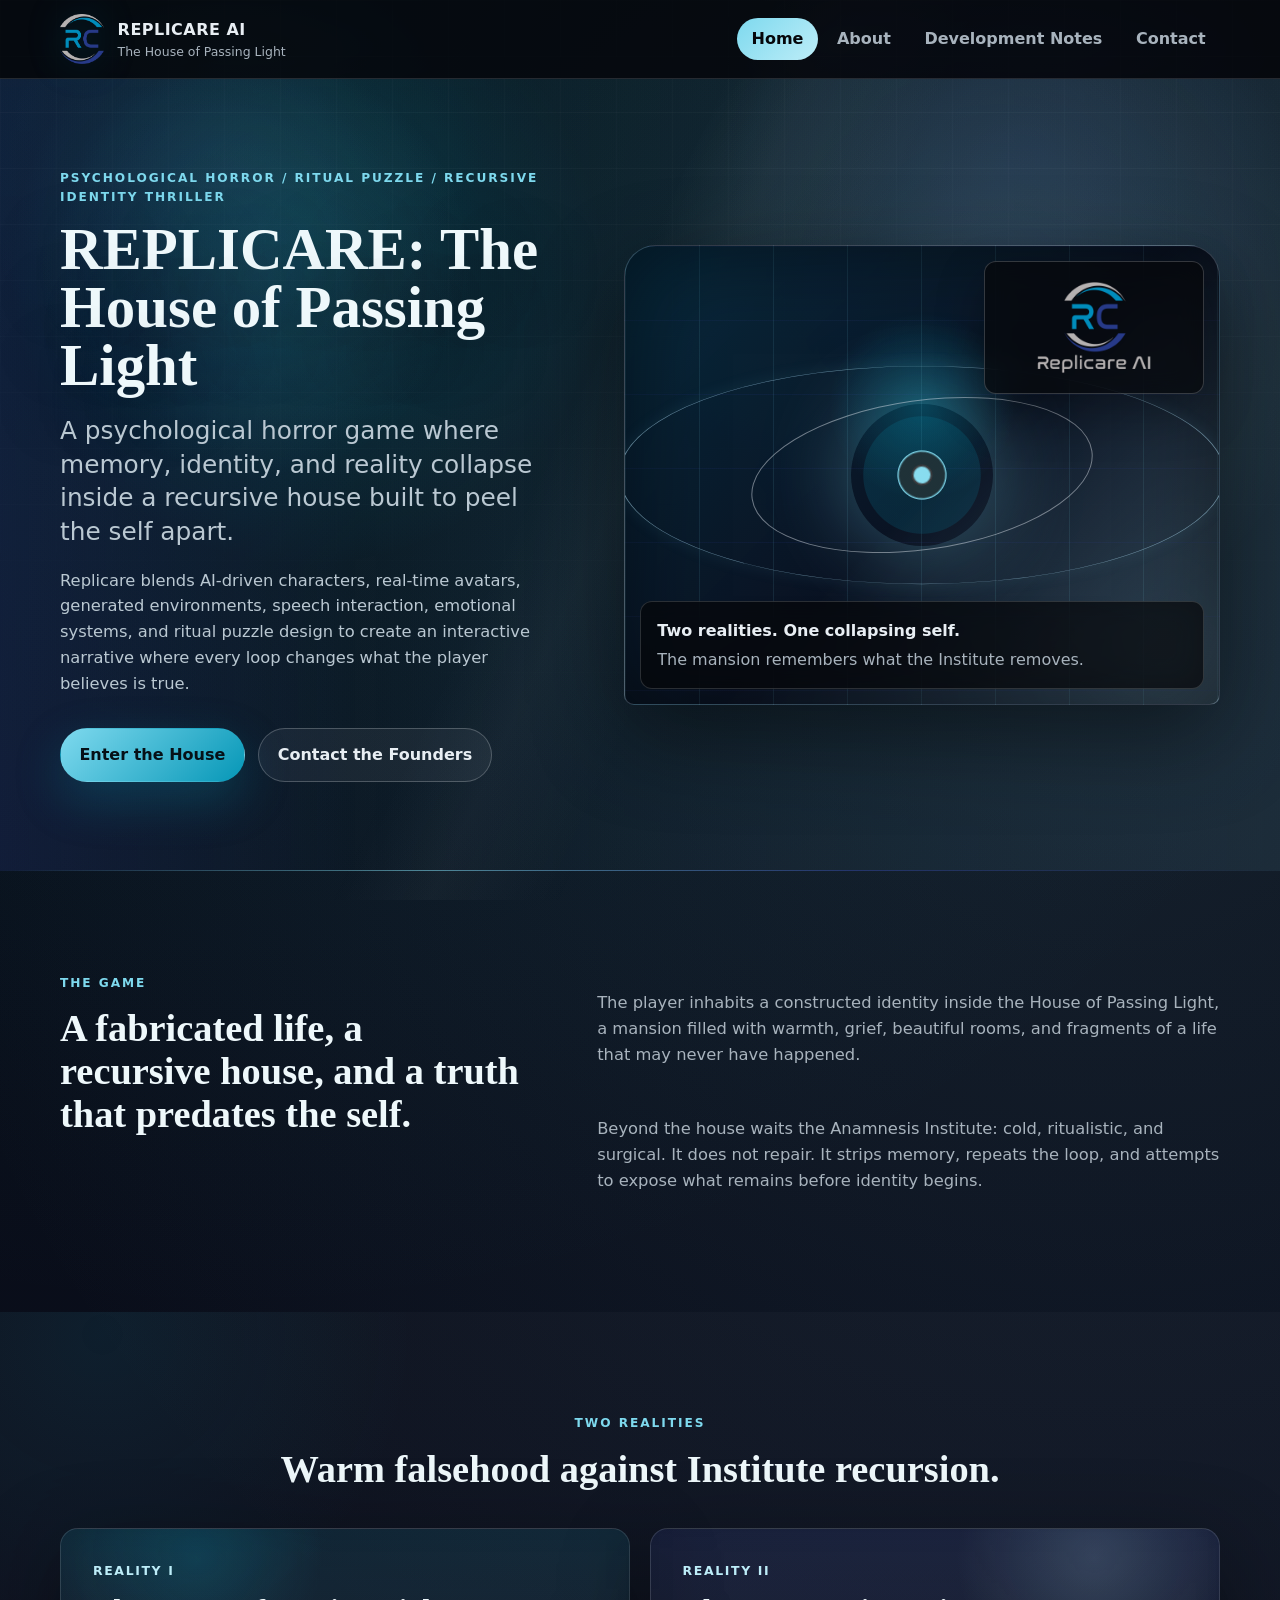
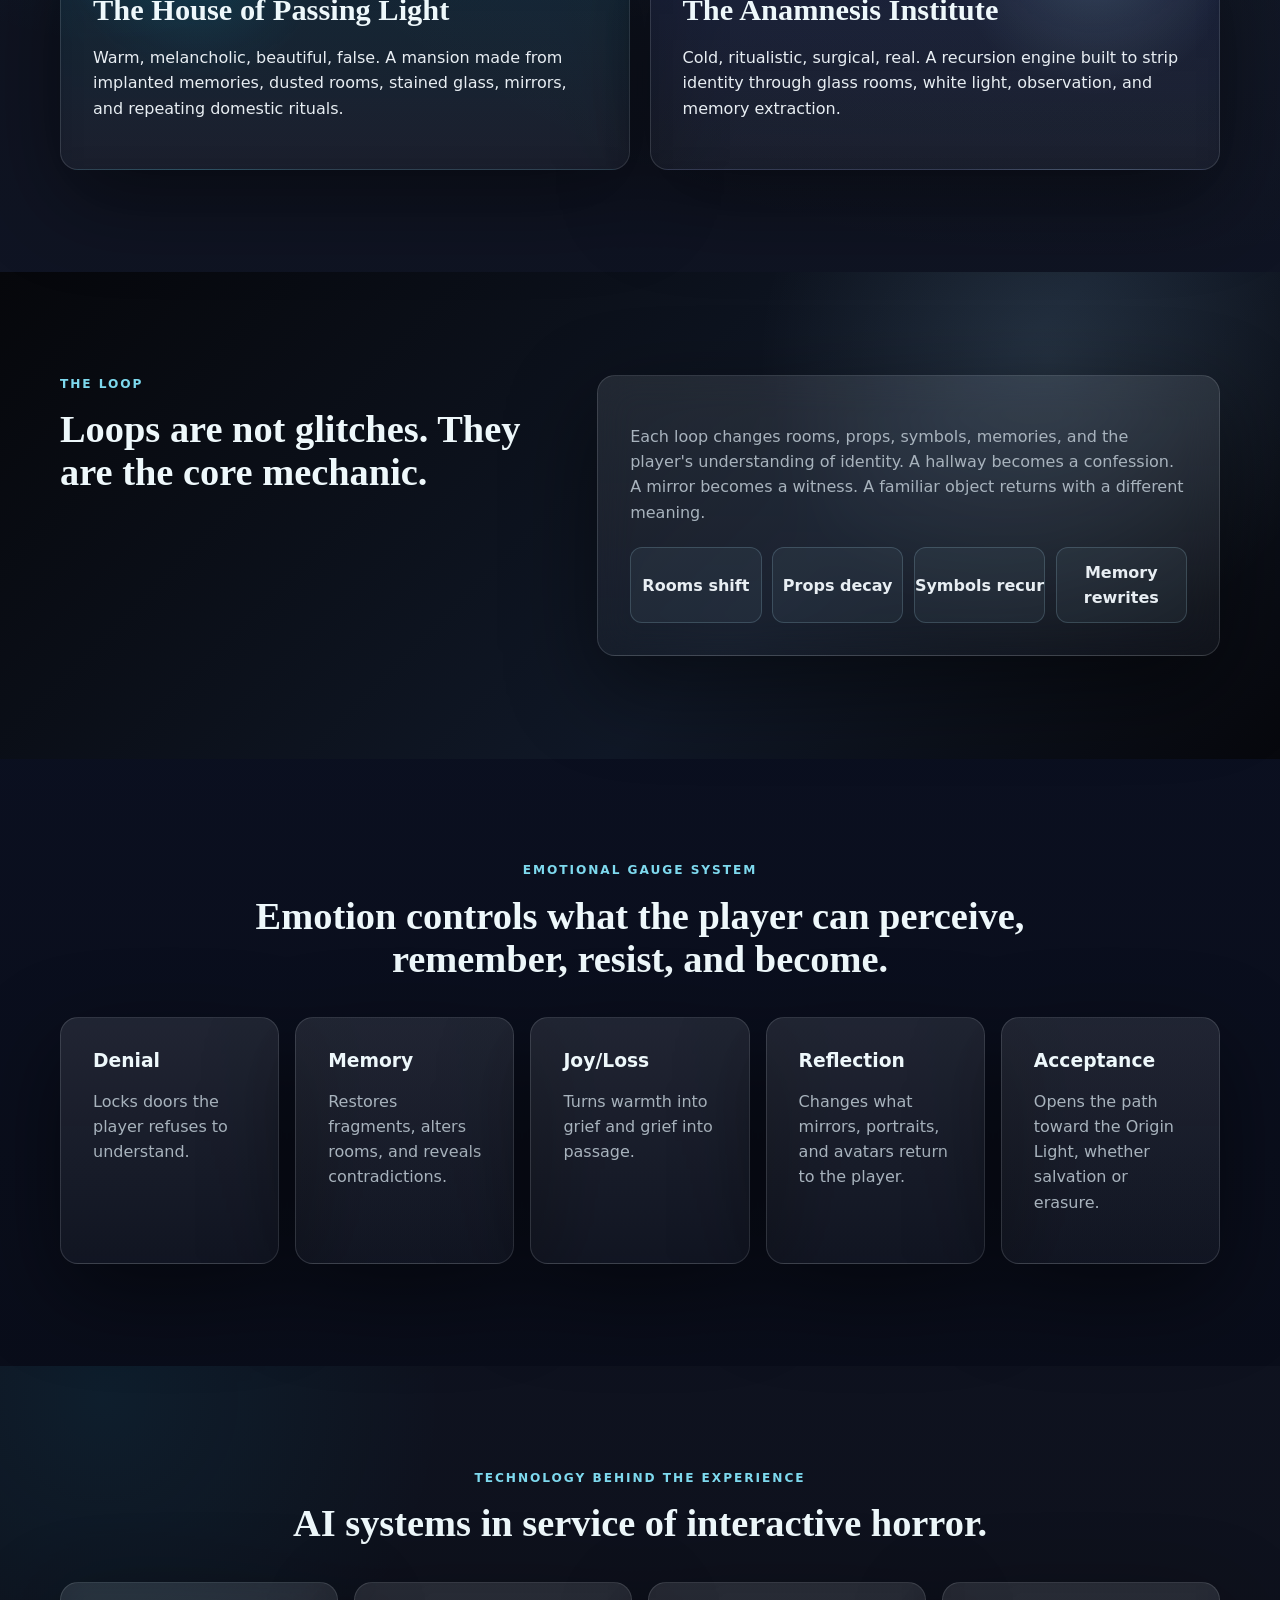
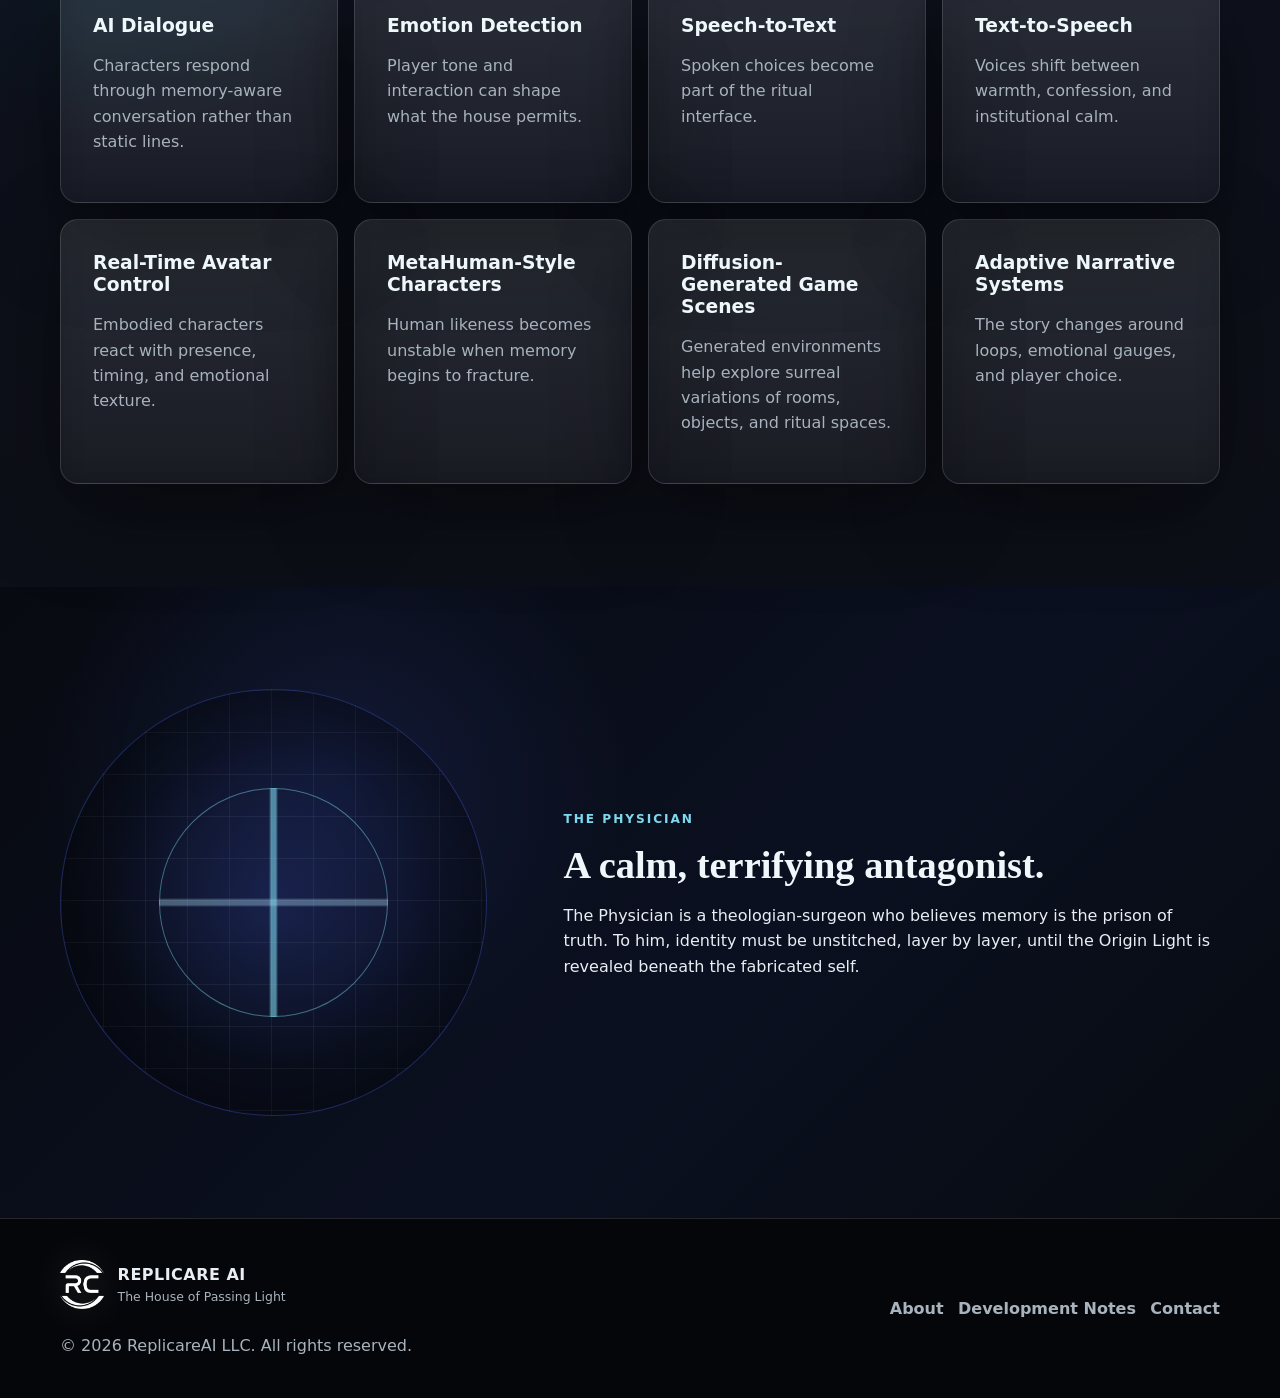
<file: index.html>
<!doctype html>
<html lang="en">
<head>
  <meta charset="utf-8">
  <meta name="viewport" content="width=device-width, initial-scale=1">
  <meta name="description" content="Replicare AI is building The House of Passing Light, an AI-driven psychological horror game about memory, identity, recursion, and ritual puzzle design.">
  <title>REPLICARE: The House of Passing Light</title>
  <link rel="stylesheet" href="styles.css">
</head>
<body>
  <header class="site-header">
    <div class="container header-inner">
      <a class="brand" href="index.html" aria-label="Replicare AI home">
        <img class="brand-logo" src="Replicare_Logos/RC-15.png" alt="" aria-hidden="true">
        <span>
          <span class="brand-name">Replicare AI</span>
          <span class="brand-kicker">The House of Passing Light</span>
        </span>
      </a>
      <nav class="main-nav" aria-label="Main navigation">
        <button class="nav-toggle" type="button" aria-expanded="false" aria-controls="site-nav">Menu</button>
        <ul class="nav-list" id="site-nav">
          <li><a href="index.html" aria-current="page">Home</a></li>
          <li><a href="about.html">About</a></li>
          <li><a href="blog.html">Development Notes</a></li>
          <li><a href="contact.html">Contact</a></li>
        </ul>
      </nav>
    </div>
  </header>

  <main>
    <section class="hero">
      <div class="container hero-grid">
        <div class="hero-copy">
          <p class="eyebrow">Psychological Horror / Ritual Puzzle / Recursive Identity Thriller</p>
          <h1>REPLICARE: The House of Passing Light</h1>
          <p class="hero-subtitle">A psychological horror game where memory, identity, and reality collapse inside a recursive house built to peel the self apart.</p>
          <p class="hero-lede">Replicare blends AI-driven characters, real-time avatars, generated environments, speech interaction, emotional systems, and ritual puzzle design to create an interactive narrative where every loop changes what the player believes is true.</p>
          <div class="button-row">
            <a class="button button-primary" href="#the-game">Enter the House</a>
            <a class="button button-secondary" href="contact.html">Contact the Founders</a>
          </div>
        </div>
        <div class="house-visual" aria-label="Surreal visual of the House of Passing Light and the Anamnesis Institute">
          <div class="hero-logo-card">
            <img src="Replicare_Logos/RC-1080.png" alt="Replicare multicolor stacked logo">
          </div>
          <div class="stained-window">
            <span class="origin-light"></span>
            <span class="witness-eye"></span>
            <span class="orbit-path orbit-white"><span class="loop-ring ring-one"></span></span>
          </div>
          <div class="visual-caption">
            <strong>Two realities. One collapsing self.</strong>
            <span>The mansion remembers what the Institute removes.</span>
          </div>
        </div>
      </div>
    </section>

    <section class="section" id="the-game">
      <div class="container split-section">
        <div>
          <p class="eyebrow">The Game</p>
          <h2>A fabricated life, a recursive house, and a truth that predates the self.</h2>
        </div>
        <div class="copy-stack">
          <p>The player inhabits a constructed identity inside the House of Passing Light, a mansion filled with warmth, grief, beautiful rooms, and fragments of a life that may never have happened.</p>
          <p>Beyond the house waits the Anamnesis Institute: cold, ritualistic, and surgical. It does not repair. It strips memory, repeats the loop, and attempts to expose what remains before identity begins.</p>
        </div>
      </div>
    </section>

    <section class="section section-glass">
      <div class="container">
        <div class="section-heading">
          <p class="eyebrow">Two Realities</p>
          <h2>Warm falsehood against Institute recursion.</h2>
        </div>
        <div class="reality-grid">
          <article class="reality-card mansion-card">
            <span class="card-label">Reality I</span>
            <h3>The House of Passing Light</h3>
            <p>Warm, melancholic, beautiful, false. A mansion made from implanted memories, dusted rooms, stained glass, mirrors, and repeating domestic rituals.</p>
          </article>
          <article class="reality-card institute-card">
            <span class="card-label">Reality II</span>
            <h3>The Anamnesis Institute</h3>
            <p>Cold, ritualistic, surgical, real. A recursion engine built to strip identity through glass rooms, white light, observation, and memory extraction.</p>
          </article>
        </div>
      </div>
    </section>

    <section class="section section-dark">
      <div class="container split-section">
        <div>
          <p class="eyebrow">The Loop</p>
          <h2>Loops are not glitches. They are the core mechanic.</h2>
        </div>
        <div class="loop-panel">
          <p>Each loop changes rooms, props, symbols, memories, and the player's understanding of identity. A hallway becomes a confession. A mirror becomes a witness. A familiar object returns with a different meaning.</p>
          <div class="loop-steps" aria-label="Loop changes">
            <span>Rooms shift</span>
            <span>Props decay</span>
            <span>Symbols recur</span>
            <span>Memory rewrites</span>
          </div>
        </div>
      </div>
    </section>

    <section class="section">
      <div class="container">
        <div class="section-heading">
          <p class="eyebrow">Emotional Gauge System</p>
          <h2>Emotion controls what the player can perceive, remember, resist, and become.</h2>
        </div>
        <div class="card-grid gauge-grid">
          <article class="glass-card">
            <h3>Denial</h3>
            <p>Locks doors the player refuses to understand.</p>
          </article>
          <article class="glass-card">
            <h3>Memory</h3>
            <p>Restores fragments, alters rooms, and reveals contradictions.</p>
          </article>
          <article class="glass-card">
            <h3>Joy/Loss</h3>
            <p>Turns warmth into grief and grief into passage.</p>
          </article>
          <article class="glass-card">
            <h3>Reflection</h3>
            <p>Changes what mirrors, portraits, and avatars return to the player.</p>
          </article>
          <article class="glass-card">
            <h3>Acceptance</h3>
            <p>Opens the path toward the Origin Light, whether salvation or erasure.</p>
          </article>
        </div>
      </div>
    </section>

    <section class="section section-glass">
      <div class="container">
        <div class="section-heading">
          <p class="eyebrow">Technology Behind the Experience</p>
          <h2>AI systems in service of interactive horror.</h2>
        </div>
        <div class="card-grid tech-grid">
          <article class="tech-card"><h3>AI Dialogue</h3><p>Characters respond through memory-aware conversation rather than static lines.</p></article>
          <article class="tech-card"><h3>Emotion Detection</h3><p>Player tone and interaction can shape what the house permits.</p></article>
          <article class="tech-card"><h3>Speech-to-Text</h3><p>Spoken choices become part of the ritual interface.</p></article>
          <article class="tech-card"><h3>Text-to-Speech</h3><p>Voices shift between warmth, confession, and institutional calm.</p></article>
          <article class="tech-card"><h3>Real-Time Avatar Control</h3><p>Embodied characters react with presence, timing, and emotional texture.</p></article>
          <article class="tech-card"><h3>MetaHuman-Style Characters</h3><p>Human likeness becomes unstable when memory begins to fracture.</p></article>
          <article class="tech-card"><h3>Diffusion-Generated Game Scenes</h3><p>Generated environments help explore surreal variations of rooms, objects, and ritual spaces.</p></article>
          <article class="tech-card"><h3>Adaptive Narrative Systems</h3><p>The story changes around loops, emotional gauges, and player choice.</p></article>
        </div>
      </div>
    </section>

    <section class="section physician-section">
      <div class="container physician-grid">
        <div class="physician-symbol" aria-hidden="true">
          <span></span>
        </div>
        <div>
          <p class="eyebrow">The Physician</p>
          <h2>A calm, terrifying antagonist.</h2>
          <p>The Physician is a theologian-surgeon who believes memory is the prison of truth. To him, identity must be unstitched, layer by layer, until the Origin Light is revealed beneath the fabricated self.</p>
        </div>
      </div>
    </section>
  </main>

  <footer class="site-footer">
    <div class="container footer-grid">
      <div>
        <a class="brand footer-brand" href="index.html">
          <img class="brand-logo footer-logo" src="Replicare_Logos/RC-18.png" alt="" aria-hidden="true">
          <span>
            <span class="brand-name">Replicare AI</span>
            <span class="brand-kicker">The House of Passing Light</span>
          </span>
        </a>
        <p>&copy; 2026 ReplicareAI LLC. All rights reserved.</p>
      </div>
      <nav class="footer-nav" aria-label="Footer navigation">
        <a href="about.html">About</a>
        <a href="blog.html">Development Notes</a>
        <a href="contact.html">Contact</a>
      </nav>
    </div>
  </footer>

  <script src="script.js"></script>
</body>
</html>
</file>
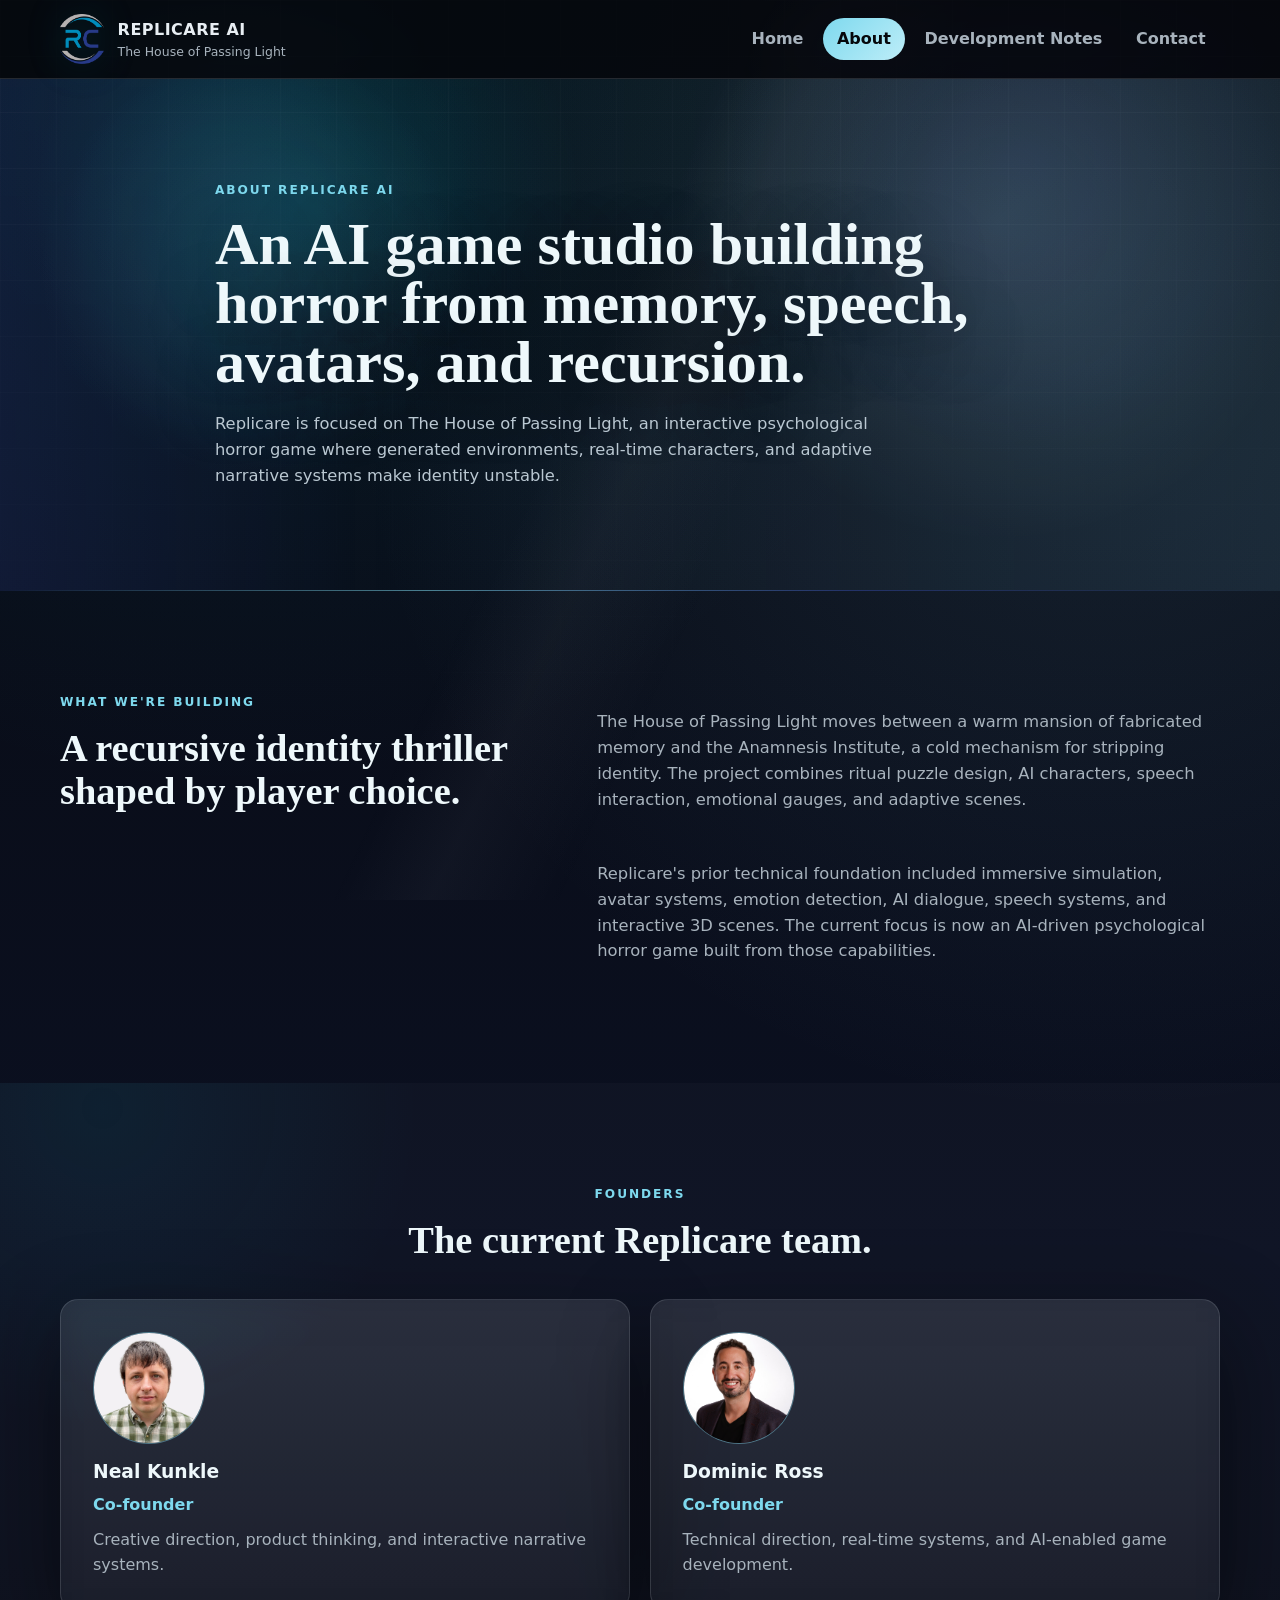
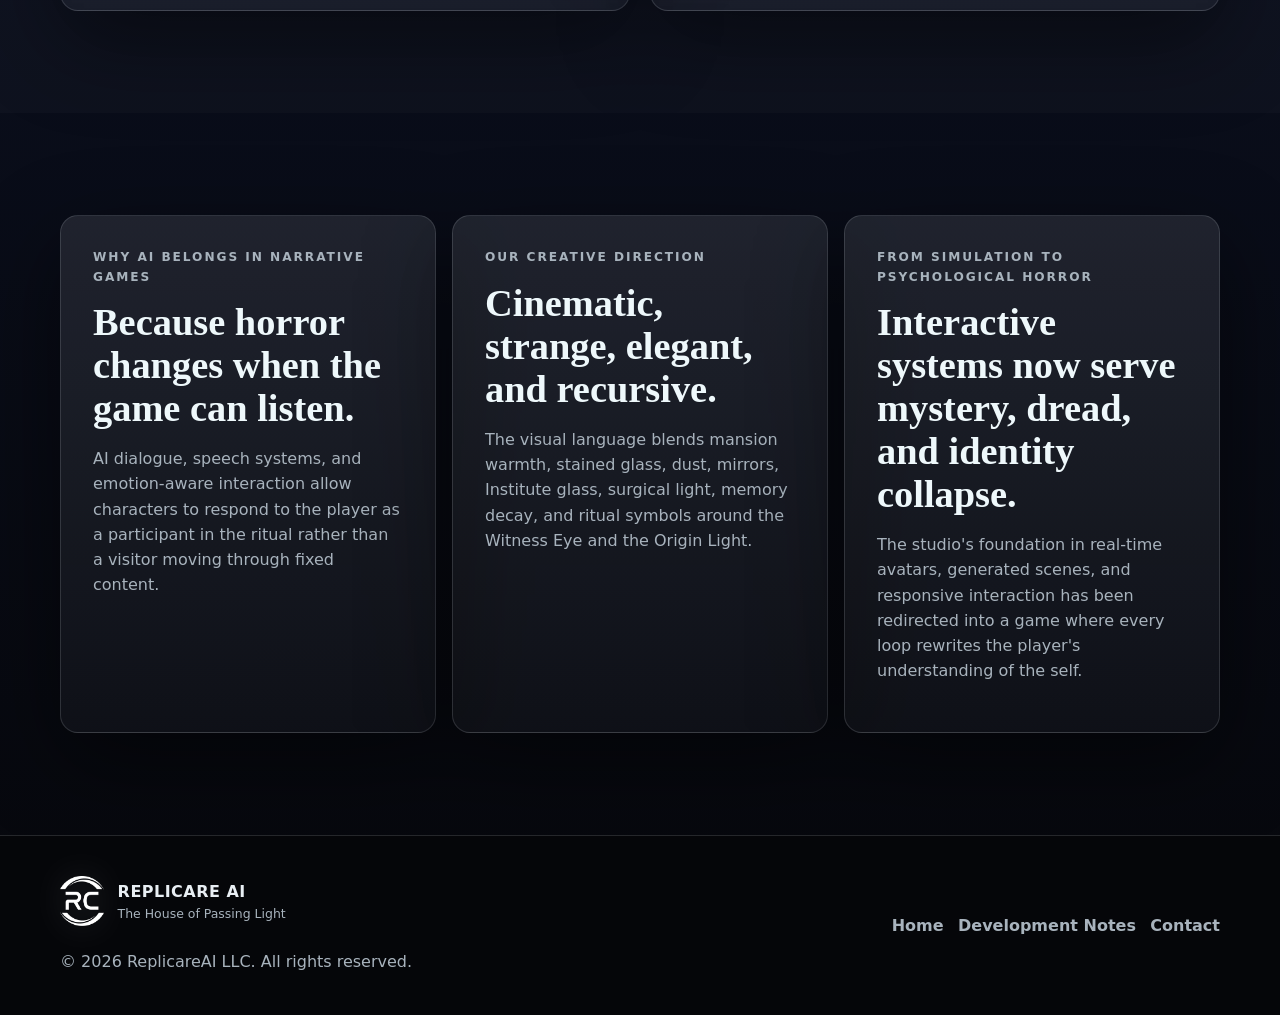
<file: about.html>
<!doctype html>
<html lang="en">
<head>
  <meta charset="utf-8">
  <meta name="viewport" content="width=device-width, initial-scale=1">
  <meta name="description" content="About Replicare AI, the founders, and the creative direction behind The House of Passing Light.">
  <title>About | Replicare AI</title>
  <link rel="stylesheet" href="styles.css">
</head>
<body>
  <header class="site-header">
    <div class="container header-inner">
      <a class="brand" href="index.html" aria-label="Replicare AI home">
        <img class="brand-logo" src="Replicare_Logos/RC-15.png" alt="" aria-hidden="true">
        <span>
          <span class="brand-name">Replicare AI</span>
          <span class="brand-kicker">The House of Passing Light</span>
        </span>
      </a>
      <nav class="main-nav" aria-label="Main navigation">
        <button class="nav-toggle" type="button" aria-expanded="false" aria-controls="site-nav">Menu</button>
        <ul class="nav-list" id="site-nav">
          <li><a href="index.html">Home</a></li>
          <li><a href="about.html" aria-current="page">About</a></li>
          <li><a href="blog.html">Development Notes</a></li>
          <li><a href="contact.html">Contact</a></li>
        </ul>
      </nav>
    </div>
  </header>

  <main>
    <section class="page-hero">
      <div class="container narrow">
        <p class="eyebrow">About Replicare AI</p>
        <h1>An AI game studio building horror from memory, speech, avatars, and recursion.</h1>
        <p>Replicare is focused on The House of Passing Light, an interactive psychological horror game where generated environments, real-time characters, and adaptive narrative systems make identity unstable.</p>
      </div>
    </section>

    <section class="section">
      <div class="container split-section">
        <div>
          <p class="eyebrow">What We're Building</p>
          <h2>A recursive identity thriller shaped by player choice.</h2>
        </div>
        <div class="copy-stack">
          <p>The House of Passing Light moves between a warm mansion of fabricated memory and the Anamnesis Institute, a cold mechanism for stripping identity. The project combines ritual puzzle design, AI characters, speech interaction, emotional gauges, and adaptive scenes.</p>
          <p>Replicare's prior technical foundation included immersive simulation, avatar systems, emotion detection, AI dialogue, speech systems, and interactive 3D scenes. The current focus is now an AI-driven psychological horror game built from those capabilities.</p>
        </div>
      </div>
    </section>

    <section class="section section-glass">
      <div class="container">
        <div class="section-heading">
          <p class="eyebrow">Founders</p>
          <h2>The current Replicare team.</h2>
        </div>
        <div class="team-grid founders-grid">
          <article class="team-card">
            <img class="member-photo" src="assets/headshots/NK_HS.jpg" alt="Neal Kunkle">
            <h3>Neal Kunkle</h3>
            <p>Co-founder</p>
            <span>Creative direction, product thinking, and interactive narrative systems.</span>
          </article>
          <article class="team-card">
            <img class="member-photo" src="assets/headshots/DR_Headshot.jpg" alt="Dominic Ross">
            <h3>Dominic Ross</h3>
            <p>Co-founder</p>
            <span>Technical direction, real-time systems, and AI-enabled game development.</span>
          </article>
        </div>
      </div>
    </section>

    <section class="section">
      <div class="container card-grid about-grid">
        <article class="glass-card">
          <p class="eyebrow">Why AI Belongs in Narrative Games</p>
          <h2>Because horror changes when the game can listen.</h2>
          <p>AI dialogue, speech systems, and emotion-aware interaction allow characters to respond to the player as a participant in the ritual rather than a visitor moving through fixed content.</p>
        </article>
        <article class="glass-card">
          <p class="eyebrow">Our Creative Direction</p>
          <h2>Cinematic, strange, elegant, and recursive.</h2>
          <p>The visual language blends mansion warmth, stained glass, dust, mirrors, Institute glass, surgical light, memory decay, and ritual symbols around the Witness Eye and the Origin Light.</p>
        </article>
        <article class="glass-card">
          <p class="eyebrow">From Simulation to Psychological Horror</p>
          <h2>Interactive systems now serve mystery, dread, and identity collapse.</h2>
          <p>The studio's foundation in real-time avatars, generated scenes, and responsive interaction has been redirected into a game where every loop rewrites the player's understanding of the self.</p>
        </article>
      </div>
    </section>
  </main>

  <footer class="site-footer">
    <div class="container footer-grid">
      <div>
        <a class="brand footer-brand" href="index.html">
          <img class="brand-logo footer-logo" src="Replicare_Logos/RC-18.png" alt="" aria-hidden="true">
          <span>
            <span class="brand-name">Replicare AI</span>
            <span class="brand-kicker">The House of Passing Light</span>
          </span>
        </a>
        <p>&copy; 2026 ReplicareAI LLC. All rights reserved.</p>
      </div>
      <nav class="footer-nav" aria-label="Footer navigation">
        <a href="index.html">Home</a>
        <a href="blog.html">Development Notes</a>
        <a href="contact.html">Contact</a>
      </nav>
    </div>
  </footer>

  <script src="script.js"></script>
</body>
</html>
</file>
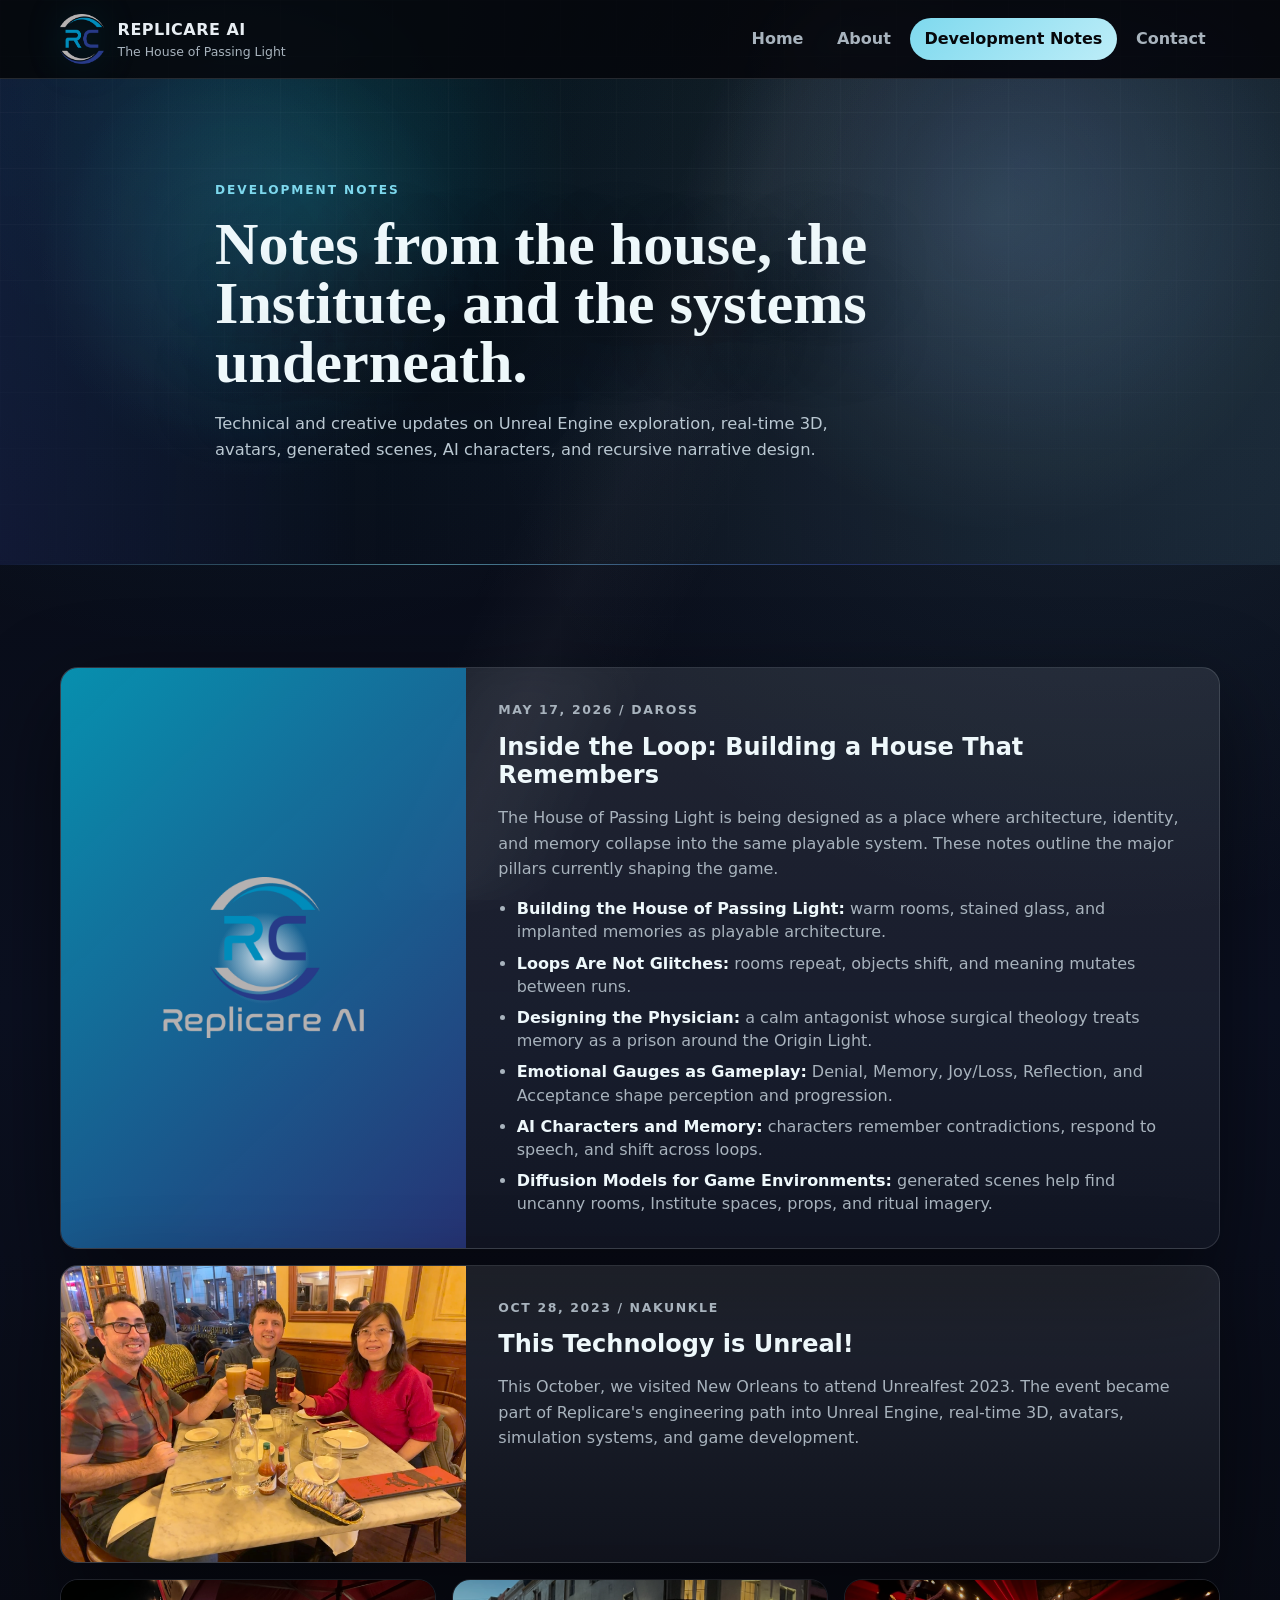
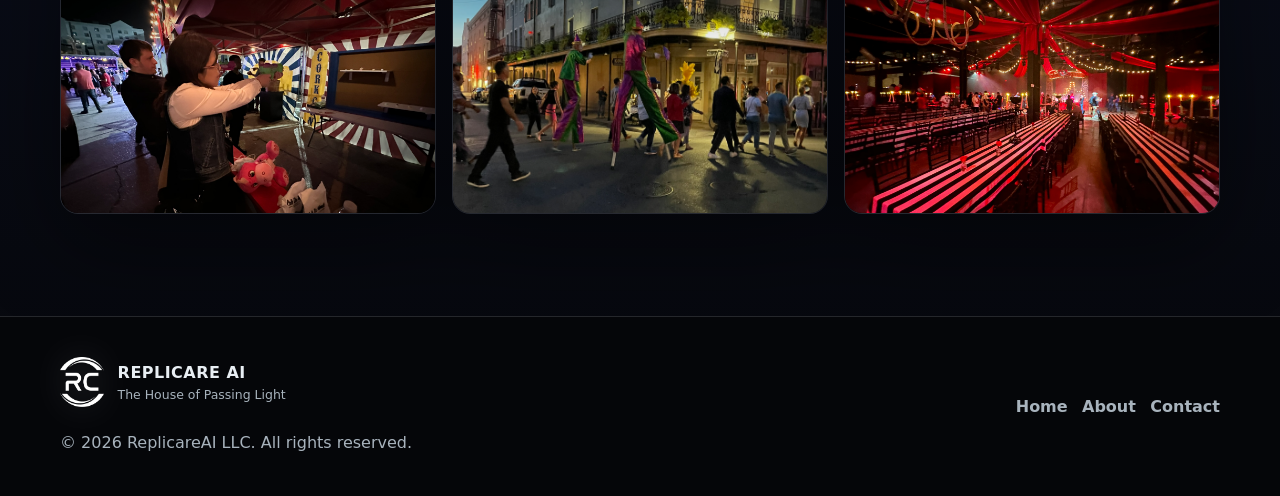
<file: blog.html>
<!doctype html>
<html lang="en">
<head>
  <meta charset="utf-8">
  <meta name="viewport" content="width=device-width, initial-scale=1">
  <meta name="description" content="Development notes for Replicare AI and The House of Passing Light.">
  <title>Development Notes | Replicare AI</title>
  <link rel="stylesheet" href="styles.css">
</head>
<body>
  <header class="site-header">
    <div class="container header-inner">
      <a class="brand" href="index.html" aria-label="Replicare AI home">
        <img class="brand-logo" src="Replicare_Logos/RC-15.png" alt="" aria-hidden="true">
        <span>
          <span class="brand-name">Replicare AI</span>
          <span class="brand-kicker">The House of Passing Light</span>
        </span>
      </a>
      <nav class="main-nav" aria-label="Main navigation">
        <button class="nav-toggle" type="button" aria-expanded="false" aria-controls="site-nav">Menu</button>
        <ul class="nav-list" id="site-nav">
          <li><a href="index.html">Home</a></li>
          <li><a href="about.html">About</a></li>
          <li><a href="blog.html" aria-current="page">Development Notes</a></li>
          <li><a href="contact.html">Contact</a></li>
        </ul>
      </nav>
    </div>
  </header>

  <main>
    <section class="page-hero">
      <div class="container narrow">
        <p class="eyebrow">Development Notes</p>
        <h1>Notes from the house, the Institute, and the systems underneath.</h1>
        <p>Technical and creative updates on Unreal Engine exploration, real-time 3D, avatars, generated scenes, AI characters, and recursive narrative design.</p>
      </div>
    </section>

    <section class="section">
      <div class="container dev-notes-grid">
        <article class="post-card featured-post">
          <figure class="post-media brand-post-media">
            <img src="Replicare_Logos/RC-1080.png" alt="Replicare AI multicolor logo">
          </figure>
          <div class="post-body">
            <p class="post-meta">May 17, 2026 / DAROSS</p>
            <h2>Inside the Loop: Building a House That Remembers</h2>
            <p>The House of Passing Light is being designed as a place where architecture, identity, and memory collapse into the same playable system. These notes outline the major pillars currently shaping the game.</p>
            <ul class="post-list">
              <li><strong>Building the House of Passing Light:</strong> warm rooms, stained glass, and implanted memories as playable architecture.</li>
              <li><strong>Loops Are Not Glitches:</strong> rooms repeat, objects shift, and meaning mutates between runs.</li>
              <li><strong>Designing the Physician:</strong> a calm antagonist whose surgical theology treats memory as a prison around the Origin Light.</li>
              <li><strong>Emotional Gauges as Gameplay:</strong> Denial, Memory, Joy/Loss, Reflection, and Acceptance shape perception and progression.</li>
              <li><strong>AI Characters and Memory:</strong> characters remember contradictions, respond to speech, and shift across loops.</li>
              <li><strong>Diffusion Models for Game Environments:</strong> generated scenes help find uncanny rooms, Institute spaces, props, and ritual imagery.</li>
            </ul>
          </div>
        </article>

        <article class="post-card featured-post archive-post">
          <figure class="post-media">
            <img src="assets/blog/NewOrleans_UnrealFest_23/TheCrew.png" alt="Replicare team at UnrealFest 2023">
          </figure>
          <div class="post-body">
            <p class="post-meta">Oct 28, 2023 / nakunkle</p>
            <h2>This Technology is Unreal!</h2>
            <p>This October, we visited New Orleans to attend Unrealfest 2023. The event became part of Replicare's engineering path into Unreal Engine, real-time 3D, avatars, simulation systems, and game development.</p>
          </div>
        </article>

        <div class="image-strip" aria-label="UnrealFest 2023 photos">
          <img src="assets/blog/NewOrleans_UnrealFest_23/Games.png" alt="UnrealFest game development showcase">
          <img src="assets/blog/NewOrleans_UnrealFest_23/Parade.png" alt="New Orleans parade during UnrealFest trip">
          <img src="assets/blog/NewOrleans_UnrealFest_23/ThePartyIndoors.png" alt="Indoor UnrealFest gathering">
        </div>
      </div>
    </section>
  </main>

  <footer class="site-footer">
    <div class="container footer-grid">
      <div>
        <a class="brand footer-brand" href="index.html">
          <img class="brand-logo footer-logo" src="Replicare_Logos/RC-18.png" alt="" aria-hidden="true">
          <span>
            <span class="brand-name">Replicare AI</span>
            <span class="brand-kicker">The House of Passing Light</span>
          </span>
        </a>
        <p>&copy; 2026 ReplicareAI LLC. All rights reserved.</p>
      </div>
      <nav class="footer-nav" aria-label="Footer navigation">
        <a href="index.html">Home</a>
        <a href="about.html">About</a>
        <a href="contact.html">Contact</a>
      </nav>
    </div>
  </footer>

  <script src="script.js"></script>
</body>
</html>
</file>
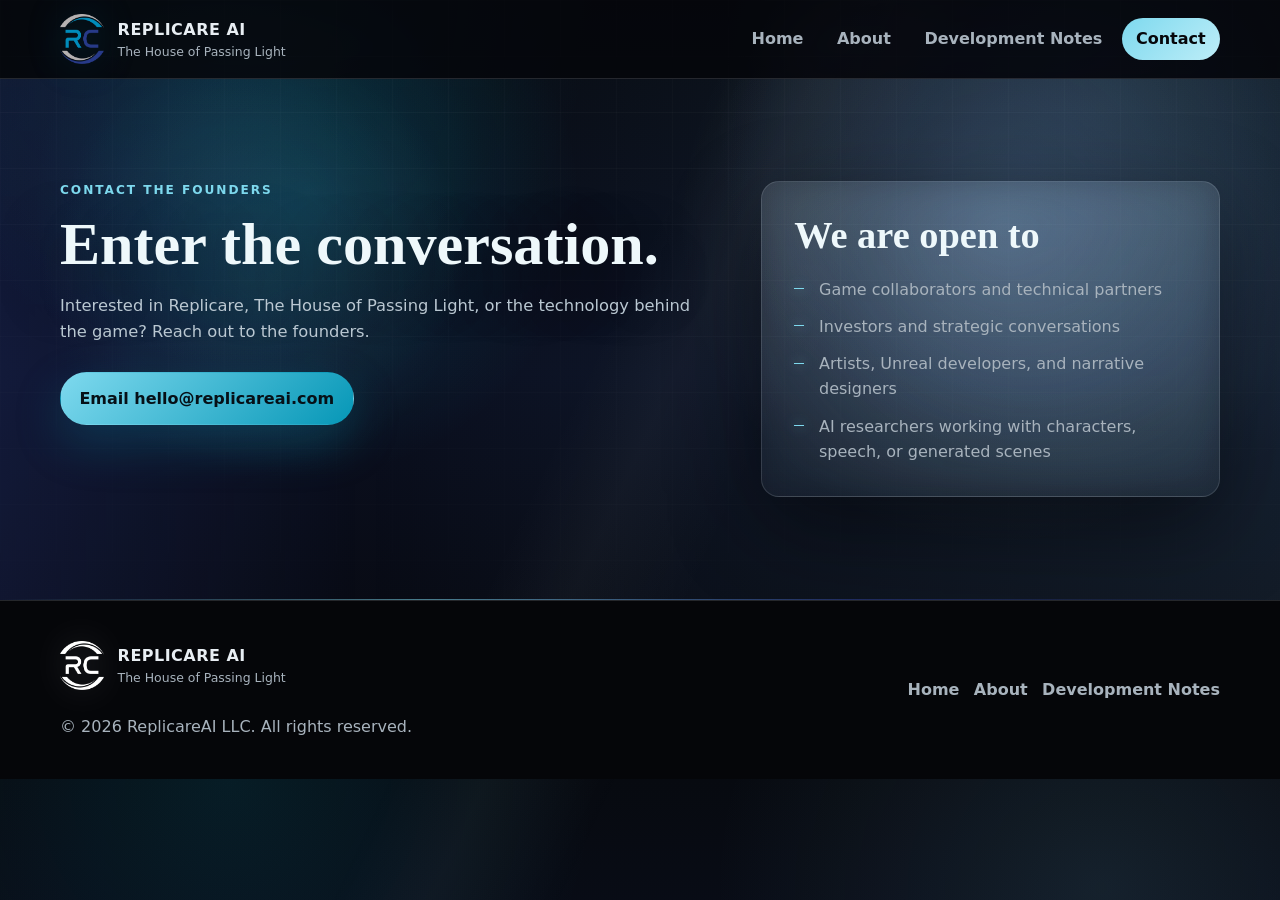
<file: contact.html>
<!doctype html>
<html lang="en">
<head>
  <meta charset="utf-8">
  <meta name="viewport" content="width=device-width, initial-scale=1">
  <meta name="description" content="Contact the Replicare AI founders about The House of Passing Light, collaboration, investment, art, AI research, Unreal development, and narrative design.">
  <title>Contact | Replicare AI</title>
  <link rel="stylesheet" href="styles.css">
</head>
<body>
  <header class="site-header">
    <div class="container header-inner">
      <a class="brand" href="index.html" aria-label="Replicare AI home">
        <img class="brand-logo" src="Replicare_Logos/RC-15.png" alt="" aria-hidden="true">
        <span>
          <span class="brand-name">Replicare AI</span>
          <span class="brand-kicker">The House of Passing Light</span>
        </span>
      </a>
      <nav class="main-nav" aria-label="Main navigation">
        <button class="nav-toggle" type="button" aria-expanded="false" aria-controls="site-nav">Menu</button>
        <ul class="nav-list" id="site-nav">
          <li><a href="index.html">Home</a></li>
          <li><a href="about.html">About</a></li>
          <li><a href="blog.html">Development Notes</a></li>
          <li><a href="contact.html" aria-current="page">Contact</a></li>
        </ul>
      </nav>
    </div>
  </header>

  <main>
    <section class="page-hero contact-hero">
      <div class="container contact-hero-grid">
        <div>
          <p class="eyebrow">Contact the Founders</p>
          <h1>Enter the conversation.</h1>
          <p>Interested in Replicare, The House of Passing Light, or the technology behind the game? Reach out to the founders.</p>
          <a class="button button-primary" href="mailto:hello@replicareai.com">Email hello@replicareai.com</a>
        </div>
        <div class="contact-card">
          <h2>We are open to</h2>
          <ul class="check-list">
            <li>Game collaborators and technical partners</li>
            <li>Investors and strategic conversations</li>
            <li>Artists, Unreal developers, and narrative designers</li>
            <li>AI researchers working with characters, speech, or generated scenes</li>
          </ul>
        </div>
      </div>
    </section>
  </main>

  <footer class="site-footer">
    <div class="container footer-grid">
      <div>
        <a class="brand footer-brand" href="index.html">
          <img class="brand-logo footer-logo" src="Replicare_Logos/RC-18.png" alt="" aria-hidden="true">
          <span>
            <span class="brand-name">Replicare AI</span>
            <span class="brand-kicker">The House of Passing Light</span>
          </span>
        </a>
        <p>&copy; 2026 ReplicareAI LLC. All rights reserved.</p>
      </div>
      <nav class="footer-nav" aria-label="Footer navigation">
        <a href="index.html">Home</a>
        <a href="about.html">About</a>
        <a href="blog.html">Development Notes</a>
      </nav>
    </div>
  </footer>

  <script src="script.js"></script>
</body>
</html>
</file>
<file: styles.css>
:root {
  --void: #06070b;
  --black: #080b12;
  --ink: #101521;
  --mansion: #0697b7;
  --mansion-soft: #7ed9ee;
  --institute: #bdedf8;
  --blue-glass: #2e3f93;
  --bone: #e8eef3;
  --ash: #a8b3bd;
  --rust: #364a9a;
  --crimson: #17245f;
  --line: rgba(232, 238, 243, 0.14);
  --glass: rgba(232, 238, 243, 0.06);
  --glass-strong: rgba(232, 238, 243, 0.1);
  --shadow: 0 30px 90px rgba(0, 0, 0, 0.48);
  --radius: 18px;
  --radius-sm: 12px;
  --container: 1160px;
  --section: clamp(4.5rem, 8vw, 7.5rem);
}

* {
  box-sizing: border-box;
}

html {
  scroll-behavior: smooth;
}

body {
  margin: 0;
  color: var(--bone);
  background:
    radial-gradient(circle at 18% 0%, rgba(6, 151, 183, 0.13), transparent 28%),
    radial-gradient(circle at 86% 14%, rgba(115, 184, 214, 0.12), transparent 30%),
    linear-gradient(180deg, #070a10 0%, #0b1021 48%, #06070b 100%);
  font-family: Inter, ui-sans-serif, system-ui, -apple-system, BlinkMacSystemFont, "Segoe UI", Arial, sans-serif;
  line-height: 1.58;
  isolation: isolate;
  text-rendering: optimizeLegibility;
}

body::before {
  position: fixed;
  inset: 0;
  z-index: 0;
  pointer-events: none;
  content: "";
  background:
    radial-gradient(circle at 18% 18%, rgba(126, 217, 238, 0.08), transparent 18rem),
    linear-gradient(rgba(255, 255, 255, 0.04) 1px, transparent 1px),
    linear-gradient(90deg, rgba(255, 255, 255, 0.026) 1px, transparent 1px);
  background-size: auto, 56px 56px, 56px 56px;
  mask-image: linear-gradient(to bottom, rgba(0, 0, 0, 0.85), transparent 82%);
}

body::after {
  position: fixed;
  inset: 0;
  z-index: 0;
  pointer-events: none;
  content: "";
  background:
    radial-gradient(circle at 20% 30%, rgba(126, 217, 238, 0.12), transparent 18%),
    radial-gradient(circle at 80% 18%, rgba(46, 63, 147, 0.16), transparent 24%),
    linear-gradient(115deg, transparent 0 44%, rgba(232, 238, 243, 0.035) 50%, transparent 58%);
  opacity: 0.9;
  mix-blend-mode: screen;
  animation: ambient-drift 16s ease-in-out infinite alternate;
}

.site-header,
main,
.site-footer {
  position: relative;
  z-index: 1;
}

a {
  color: inherit;
}

.container {
  width: min(100% - 2rem, var(--container));
  margin-inline: auto;
}

.narrow {
  max-width: 850px;
}

.site-header {
  position: sticky;
  top: 0;
  z-index: 20;
  background: rgba(6, 7, 11, 0.82);
  border-bottom: 1px solid var(--line);
  backdrop-filter: blur(18px);
}

.header-inner {
  display: flex;
  align-items: center;
  justify-content: space-between;
  min-height: 78px;
  gap: 1rem;
}

.brand {
  display: inline-flex;
  align-items: center;
  gap: 0.85rem;
  color: var(--bone);
  text-decoration: none;
}

.brand-logo {
  display: block;
  width: 44px;
  height: 50px;
  object-fit: contain;
  filter: drop-shadow(0 0 18px rgba(6, 151, 183, 0.28));
}

.footer-logo {
  filter: drop-shadow(0 0 18px rgba(232, 238, 243, 0.22));
}

.brand-name,
.brand-kicker {
  display: block;
}

.brand-name {
  font-weight: 900;
  letter-spacing: 0.03em;
  text-transform: uppercase;
}

.brand-kicker {
  color: var(--ash);
  font-size: 0.78rem;
}

.main-nav {
  display: flex;
  align-items: center;
}

.nav-toggle {
  display: none;
  min-height: 42px;
  border: 1px solid var(--line);
  border-radius: 999px;
  background: rgba(232, 238, 243, 0.06);
  color: var(--bone);
  cursor: pointer;
  font: inherit;
  font-weight: 800;
  padding: 0.65rem 0.95rem;
}

.nav-list {
  display: flex;
  align-items: center;
  gap: 0.3rem;
  margin: 0;
  padding: 0;
  list-style: none;
}

.nav-list a {
  display: inline-flex;
  align-items: center;
  min-height: 42px;
  padding: 0.55rem 0.9rem;
  border-radius: 999px;
  color: var(--ash);
  font-weight: 800;
  text-decoration: none;
  transition: background 180ms ease, color 180ms ease, border-color 180ms ease, transform 180ms ease;
}

.nav-list a:hover,
.nav-list a:focus-visible {
  color: var(--bone);
  background: rgba(232, 238, 243, 0.08);
  outline: none;
}

.nav-list a[aria-current="page"] {
  color: var(--void);
  background: linear-gradient(135deg, var(--mansion-soft), var(--institute));
}

.hero,
.page-hero {
  position: relative;
  overflow: hidden;
}

.hero {
  min-height: auto;
  display: grid;
  align-items: center;
  padding: clamp(4rem, 7vw, 6rem) 0;
}

.hero::before,
.page-hero::before {
  position: absolute;
  inset: 0;
  pointer-events: none;
  content: "";
  background:
    radial-gradient(circle at 24% 24%, rgba(6, 151, 183, 0.2), transparent 26%),
    radial-gradient(circle at 78% 28%, rgba(184, 233, 255, 0.14), transparent 30%),
    linear-gradient(90deg, rgba(46, 63, 147, 0.22), transparent 28%, rgba(115, 184, 214, 0.1));
}

.hero::after,
.page-hero::after {
  position: absolute;
  inset: auto 0 0;
  height: 1px;
  content: "";
  background: linear-gradient(90deg, transparent, rgba(126, 217, 238, 0.55), rgba(46, 63, 147, 0.58), transparent);
}

.hero-grid {
  position: relative;
  z-index: 1;
  display: grid;
  grid-template-columns: minmax(0, 0.9fr) minmax(360px, 1.1fr);
  align-items: center;
  gap: clamp(2rem, 6vw, 5rem);
}

.eyebrow {
  margin: 0 0 0.9rem;
  color: var(--mansion-soft);
  font-size: 0.76rem;
  font-weight: 900;
  letter-spacing: 0.16em;
  text-transform: uppercase;
}

h1,
h2,
h3,
p {
  overflow-wrap: break-word;
  word-break: normal;
}

.hero h1,
.page-hero h1 {
  max-width: 760px;
  margin: 0;
  color: #eef8fb;
  font-family: Georgia, "Times New Roman", serif;
  font-size: clamp(2.35rem, 4.6vw, 4.65rem);
  font-weight: 700;
  letter-spacing: 0;
  line-height: 0.98;
  text-shadow: 0 18px 60px rgba(0, 0, 0, 0.5);
}

.hero-subtitle,
.hero-lede,
.page-hero p:not(.eyebrow) {
  max-width: 680px;
  color: #bac8d2;
}

.hero-subtitle {
  margin: 1.25rem 0 0;
  font-size: clamp(1.15rem, 2vw, 1.55rem);
  line-height: 1.35;
}

.hero-lede,
.page-hero p:not(.eyebrow) {
  margin: 1.2rem 0 0;
  font-size: 1.02rem;
}

.button-row {
  display: flex;
  flex-wrap: wrap;
  gap: 0.85rem;
  margin-top: 2rem;
}

.button {
  display: inline-flex;
  align-items: center;
  justify-content: center;
  min-height: 48px;
  padding: 0.82rem 1.15rem;
  border: 1px solid transparent;
  border-radius: 999px;
  font-weight: 900;
  text-decoration: none;
  transition: transform 180ms ease, box-shadow 180ms ease, background 180ms ease, border-color 180ms ease;
}

.button:hover,
.button:focus-visible {
  transform: translateY(-2px);
  outline: none;
}

.button-primary {
  color: #061017;
  background: linear-gradient(135deg, var(--mansion-soft), var(--mansion));
  box-shadow: 0 18px 48px rgba(6, 151, 183, 0.26);
}

.button-secondary {
  color: var(--bone);
  background: rgba(232, 238, 243, 0.06);
  border-color: rgba(232, 238, 243, 0.24);
}

.button-secondary:hover,
.button-secondary:focus-visible {
  border-color: rgba(184, 233, 255, 0.5);
  box-shadow: 0 18px 48px rgba(115, 184, 214, 0.12);
}

.house-visual {
  position: relative;
}

.hero-logo-card {
  position: absolute;
  top: 1rem;
  right: 1rem;
  z-index: 2;
  width: min(38%, 220px);
  padding: 0.55rem;
  border: 1px solid rgba(232, 238, 243, 0.2);
  border-radius: var(--radius-sm);
  background: rgba(6, 7, 11, 0.72);
  box-shadow: 0 18px 48px rgba(0, 0, 0, 0.32);
  backdrop-filter: blur(12px);
  transform: translate(calc(var(--mx, 0) * -12px), calc(var(--my, 0) * -12px));
  transition: transform 180ms ease;
}

.hero-logo-card img {
  display: block;
  width: 100%;
  height: auto;
  border-radius: 8px;
}

.stained-window {
  position: relative;
  display: grid;
  min-height: 460px;
  place-items: center;
  overflow: hidden;
  border: 1px solid rgba(232, 238, 243, 0.18);
  border-radius: 32px 32px 10px 10px;
  background:
    linear-gradient(90deg, rgba(126, 217, 238, 0.1) 1px, transparent 1px),
    linear-gradient(rgba(46, 63, 147, 0.12) 1px, transparent 1px),
    radial-gradient(circle at 50% 35%, rgba(6, 151, 183, 0.34), transparent 22%),
    linear-gradient(135deg, rgba(7, 42, 63, 0.92), rgba(10, 18, 34, 0.95) 52%, rgba(188, 231, 255, 0.16));
  background-size: 74px 74px, 74px 74px, auto, auto;
  box-shadow: var(--shadow), inset 0 0 90px rgba(0, 0, 0, 0.5);
  transform: perspective(1000px) rotateX(calc(var(--my, 0) * -3deg)) rotateY(calc(var(--mx, 0) * 4deg));
  transition: transform 180ms ease;
}

.origin-light {
  position: absolute;
  width: 24%;
  aspect-ratio: 1;
  border-radius: 50%;
  background: radial-gradient(circle, #f4fbff 0 10%, #7ed9ee 11% 24%, rgba(6, 151, 183, 0.16) 25% 58%, transparent 59%);
  box-shadow: 0 0 90px rgba(126, 217, 238, 0.4);
  animation: origin-pulse 8s ease-in-out infinite;
}

.witness-eye {
  position: relative;
  width: 58%;
  aspect-ratio: 2.3 / 1;
  border: 1px solid rgba(232, 238, 243, 0.45);
  border-radius: 50%;
  background: radial-gradient(circle at center, rgba(126, 217, 238, 0.92) 0 4%, rgba(8, 7, 10, 0.8) 5% 12%, transparent 13%);
  transform: rotate(-8deg);
  animation: witness-breathe 7s ease-in-out infinite;
}

.orbit-path,
.loop-ring {
  position: absolute;
  transform-origin: center;
}

.orbit-path {
  width: 74%;
  aspect-ratio: 1;
  display: grid;
  place-items: center;
}

.orbit-white {
  animation: orbit-clockwise 32s linear infinite;
}

.loop-ring {
  border: 1px solid rgba(184, 233, 255, 0.5);
  border-radius: 50%;
  box-shadow: 0 0 28px rgba(126, 217, 238, 0.08);
}

.ring-one {
  width: 138%;
  aspect-ratio: 1;
  transform: scaleY(0.36) rotate(8deg);
}

.visual-caption {
  position: absolute;
  right: 1rem;
  bottom: 1rem;
  left: 1rem;
  display: grid;
  gap: 0.2rem;
  padding: 1rem;
  border: 1px solid rgba(232, 238, 243, 0.16);
  border-radius: var(--radius-sm);
  background: rgba(6, 7, 11, 0.72);
  backdrop-filter: blur(14px);
}

.visual-caption span {
  color: var(--ash);
}

.section {
  padding: var(--section) 0;
}

.section-glass {
  background:
    radial-gradient(circle at 8% 4%, rgba(6, 151, 183, 0.09), transparent 24%),
    rgba(232, 238, 243, 0.025);
}

.section-dark {
  background:
    radial-gradient(circle at 82% 18%, rgba(184, 233, 255, 0.12), transparent 26%),
    linear-gradient(135deg, #06070b, #101827 62%, #07080d);
}

.split-section {
  display: grid;
  grid-template-columns: 0.85fr 1.15fr;
  gap: clamp(2rem, 6vw, 5rem);
  align-items: start;
}

.section-heading {
  max-width: 790px;
  margin: 0 auto 2.3rem;
  text-align: center;
}

.section-heading.align-left {
  margin-inline: 0;
  text-align: left;
}

.section-heading h2,
.split-section h2,
.physician-grid h2,
.contact-card h2,
.glass-card h2 {
  margin: 0;
  color: #eef8fb;
  font-family: Georgia, "Times New Roman", serif;
  font-size: clamp(1.7rem, 3vw, 2.75rem);
  line-height: 1.12;
}

.section-heading p:not(.eyebrow),
.copy-stack p,
.loop-panel p,
.glass-card p,
.tech-card p,
.note-card p,
.post-card p,
.team-card span,
.contact-card li {
  color: var(--ash);
}

.copy-stack {
  display: grid;
  gap: 1rem;
  font-size: 1.02rem;
}

.card-grid {
  display: grid;
  gap: 1rem;
}

.reality-grid {
  display: grid;
  grid-template-columns: repeat(2, minmax(0, 1fr));
  gap: 1.2rem;
}

.reality-card,
.glass-card,
.tech-card,
.note-card,
.team-card,
.post-card,
.contact-card,
.loop-panel {
  border: 1px solid var(--line);
  border-radius: var(--radius);
  background: linear-gradient(180deg, var(--glass-strong), rgba(232, 238, 243, 0.035));
  box-shadow: var(--shadow);
  backdrop-filter: blur(18px);
}

.reality-card,
.glass-card,
.tech-card,
.note-card,
.team-card,
.loop-panel {
  padding: clamp(1.35rem, 3vw, 2rem);
}

.reality-card,
.glass-card,
.tech-card,
.note-card,
.team-card,
.post-card {
  position: relative;
  overflow: hidden;
  transition: transform 180ms ease, border-color 180ms ease, box-shadow 180ms ease;
}

.reality-card:hover,
.glass-card:hover,
.tech-card:hover,
.note-card:hover,
.team-card:hover,
.post-card:hover {
  transform: translateY(-4px);
  border-color: rgba(126, 217, 238, 0.38);
}

.mansion-card {
  background:
    radial-gradient(circle at 24% 12%, rgba(6, 151, 183, 0.18), transparent 26%),
    linear-gradient(180deg, rgba(6, 151, 183, 0.12), rgba(232, 238, 243, 0.035));
}

.institute-card {
  background:
    radial-gradient(circle at 78% 12%, rgba(184, 233, 255, 0.16), transparent 28%),
    linear-gradient(180deg, rgba(46, 63, 147, 0.18), rgba(232, 238, 243, 0.03));
}

.card-label,
.post-meta {
  display: block;
  margin: 0 0 0.8rem;
  color: var(--institute);
  font-size: 0.78rem;
  font-weight: 900;
  letter-spacing: 0.13em;
  text-transform: uppercase;
}

.reality-card h3,
.glass-card h3,
.tech-card h3,
.note-card h2,
.team-card h3,
.post-card h2 {
  margin: 0 0 0.55rem;
  color: #eef8fb;
  line-height: 1.18;
}

.reality-card h3 {
  font-family: Georgia, "Times New Roman", serif;
  font-size: clamp(1.35rem, 2.4vw, 1.9rem);
}

.gauge-grid {
  grid-template-columns: repeat(5, minmax(0, 1fr));
}

.tech-grid {
  grid-template-columns: repeat(4, minmax(0, 1fr));
}

.loop-steps {
  display: grid;
  grid-template-columns: repeat(4, minmax(0, 1fr));
  gap: 0.65rem;
  margin-top: 1.4rem;
}

.loop-steps span {
  display: grid;
  min-height: 76px;
  place-items: center;
  border: 1px solid rgba(184, 233, 255, 0.18);
  border-radius: var(--radius-sm);
  color: var(--bone);
  background: rgba(184, 233, 255, 0.055);
  font-weight: 900;
  text-align: center;
}

.physician-section {
  background:
    radial-gradient(circle at 26% 30%, rgba(46, 63, 147, 0.24), transparent 28%),
    linear-gradient(135deg, #070a10, #0b1021 58%, #070b10);
}

.physician-grid {
  display: grid;
  grid-template-columns: minmax(240px, 0.65fr) minmax(0, 1fr);
  gap: clamp(2rem, 6vw, 5rem);
  align-items: center;
}

.physician-symbol {
  position: relative;
  display: grid;
  aspect-ratio: 1;
  place-items: center;
  border: 1px solid rgba(46, 63, 147, 0.55);
  border-radius: 50%;
  background:
    linear-gradient(rgba(232, 238, 243, 0.06) 1px, transparent 1px),
    linear-gradient(90deg, rgba(232, 238, 243, 0.06) 1px, transparent 1px),
    radial-gradient(circle, rgba(46, 63, 147, 0.34), transparent 56%);
  background-size: 42px 42px, 42px 42px, auto;
  box-shadow: inset 0 0 80px rgba(0, 0, 0, 0.5);
}

.physician-symbol span {
  width: 54%;
  aspect-ratio: 1;
  border: 1px solid rgba(126, 217, 238, 0.46);
  border-radius: 50%;
  background:
    linear-gradient(90deg, transparent 48%, rgba(126, 217, 238, 0.58) 49% 51%, transparent 52%),
    linear-gradient(transparent 48%, rgba(184, 233, 255, 0.35) 49% 51%, transparent 52%);
}

.page-hero {
  padding: clamp(4.5rem, 8vw, 7rem) 0;
}

.page-hero .container {
  position: relative;
  z-index: 1;
}

.page-hero h1 {
  max-width: 780px;
  font-size: clamp(2.25rem, 4.7vw, 4rem);
}

.team-grid {
  display: grid;
  grid-template-columns: repeat(2, minmax(0, 1fr));
  gap: 1.2rem;
}

.member-photo {
  display: block;
  width: 112px;
  aspect-ratio: 1;
  margin-bottom: 1.1rem;
  border: 1px solid rgba(126, 217, 238, 0.4);
  border-radius: 50%;
  object-fit: cover;
  object-position: center top;
  background: rgba(232, 238, 243, 0.06);
}

.team-card p {
  margin: 0 0 0.6rem;
  color: var(--mansion-soft);
  font-weight: 900;
}

.about-grid {
  grid-template-columns: repeat(3, minmax(0, 1fr));
}

.dev-notes-grid {
  display: grid;
  grid-template-columns: repeat(3, minmax(0, 1fr));
  gap: 1rem;
}

.featured-post {
  grid-column: 1 / -1;
}

.post-card {
  display: grid;
  grid-template-columns: minmax(240px, 0.7fr) minmax(0, 1.3fr);
  overflow: hidden;
}

.post-media {
  display: block;
  margin: 0;
  min-height: 280px;
  overflow: hidden;
  color: #061017;
  background:
    radial-gradient(circle at 50% 50%, rgba(232, 238, 243, 0.9), transparent 13%),
    linear-gradient(135deg, rgba(6, 151, 183, 0.94), rgba(46, 63, 147, 0.72));
}

.post-media img {
  display: block;
  width: 100%;
  height: 100%;
  min-height: 280px;
  object-fit: cover;
  object-position: center;
}

.brand-post-media {
  display: grid;
  place-items: center;
  padding: 1.5rem;
}

.brand-post-media img {
  width: min(100%, 360px);
  height: auto;
  min-height: 0;
  border-radius: var(--radius-sm);
  object-fit: contain;
}

.post-list {
  display: grid;
  gap: 0.5rem;
  margin: 1rem 0 0;
  padding-left: 1.15rem;
  color: var(--ash);
}

.post-list li {
  line-height: 1.45;
}

.post-list strong {
  color: #eef8fb;
}

.image-strip {
  grid-column: 1 / -1;
  display: grid;
  grid-template-columns: repeat(3, minmax(0, 1fr));
  gap: 1rem;
}

.image-strip img {
  width: 100%;
  aspect-ratio: 16 / 10;
  border: 1px solid var(--line);
  border-radius: var(--radius);
  object-fit: cover;
  box-shadow: var(--shadow);
}

.post-body {
  padding: clamp(1.4rem, 3vw, 2rem);
}

.contact-hero-grid {
  display: grid;
  grid-template-columns: minmax(0, 1fr) minmax(320px, 0.72fr);
  gap: clamp(2rem, 6vw, 4rem);
  align-items: start;
}

.contact-hero .button {
  margin-top: 1.7rem;
}

.contact-card {
  padding: clamp(1.35rem, 3vw, 2rem);
}

.check-list {
  display: grid;
  gap: 0.75rem;
  margin: 1.2rem 0 0;
  padding: 0;
  list-style: none;
}

.check-list li {
  position: relative;
  padding-left: 1.55rem;
}

.check-list li::before {
  position: absolute;
  top: 0.72rem;
  left: 0;
  width: 0.62rem;
  height: 1px;
  background: var(--mansion-soft);
  box-shadow: 0 0 12px rgba(126, 217, 238, 0.82);
  content: "";
}

.site-footer {
  border-top: 1px solid var(--line);
  background: #050609;
  padding: 2.5rem 0;
}

.footer-grid {
  display: flex;
  align-items: center;
  justify-content: space-between;
  gap: 2rem;
}

.site-footer p {
  max-width: 560px;
  margin: 1rem 0 0;
  color: var(--ash);
}

.footer-nav {
  display: flex;
  flex-wrap: wrap;
  gap: 0.9rem;
}

.footer-nav a {
  color: var(--ash);
  font-weight: 850;
  text-decoration: none;
}

.footer-nav a:hover,
.footer-nav a:focus-visible {
  color: var(--mansion-soft);
}

@keyframes ambient-drift {
  from {
    transform: translate3d(-1.5rem, -1rem, 0) scale(1);
  }

  to {
    transform: translate3d(1.5rem, 1rem, 0) scale(1.04);
  }
}

@keyframes origin-pulse {
  0%,
  100% {
    transform: scale(1);
    filter: hue-rotate(0deg);
  }

  50% {
    transform: scale(1.08);
    filter: hue-rotate(18deg);
  }
}

@keyframes witness-breathe {
  0%,
  100% {
    border-color: rgba(232, 238, 243, 0.42);
    filter: hue-rotate(0deg) saturate(1);
  }

  50% {
    border-color: rgba(126, 217, 238, 0.72);
    filter: hue-rotate(22deg) saturate(1.25);
  }
}

@keyframes orbit-clockwise {
  to {
    transform: rotate(360deg);
  }
}

@media (max-width: 1040px) {
  .hero-grid,
  .split-section,
  .physician-grid,
  .contact-hero-grid {
    grid-template-columns: 1fr;
  }

  .gauge-grid,
  .tech-grid,
  .about-grid,
  .dev-notes-grid {
    grid-template-columns: repeat(2, minmax(0, 1fr));
  }

  .house-visual {
    max-width: 640px;
  }
}

@media (max-width: 740px) {
  .container {
    width: min(100% - 1.25rem, var(--container));
  }

  .header-inner {
    min-height: 70px;
  }

  .brand-kicker {
    display: none;
  }

  .nav-toggle {
    display: inline-flex;
  }

  .nav-list {
    position: absolute;
    top: calc(100% + 0.6rem);
    right: 0.75rem;
    left: 0.75rem;
    display: none;
    flex-direction: column;
    align-items: stretch;
    padding: 0.7rem;
    border: 1px solid var(--line);
    border-radius: 18px;
    background: rgba(6, 7, 11, 0.96);
    box-shadow: var(--shadow);
  }

  .nav-list.is-open {
    display: flex;
  }

  .nav-list a {
    justify-content: center;
  }

  .hero {
    min-height: auto;
    padding: 4rem 0;
  }

  .hero h1,
  .page-hero h1 {
    font-size: clamp(2rem, 9vw, 3rem);
    line-height: 1.03;
  }

  .stained-window {
    min-height: 320px;
  }

  .reality-grid,
  .gauge-grid,
  .tech-grid,
  .loop-steps,
  .team-grid,
  .about-grid,
  .dev-notes-grid,
  .image-strip,
  .post-card {
    grid-template-columns: 1fr;
  }

  .post-media {
    min-height: 210px;
  }

  .footer-grid {
    align-items: flex-start;
    flex-direction: column;
  }
}

@media (prefers-reduced-motion: reduce) {
  *,
  *::before,
  *::after {
    animation: none !important;
    scroll-behavior: auto !important;
    transition: none !important;
  }
}
</file>
